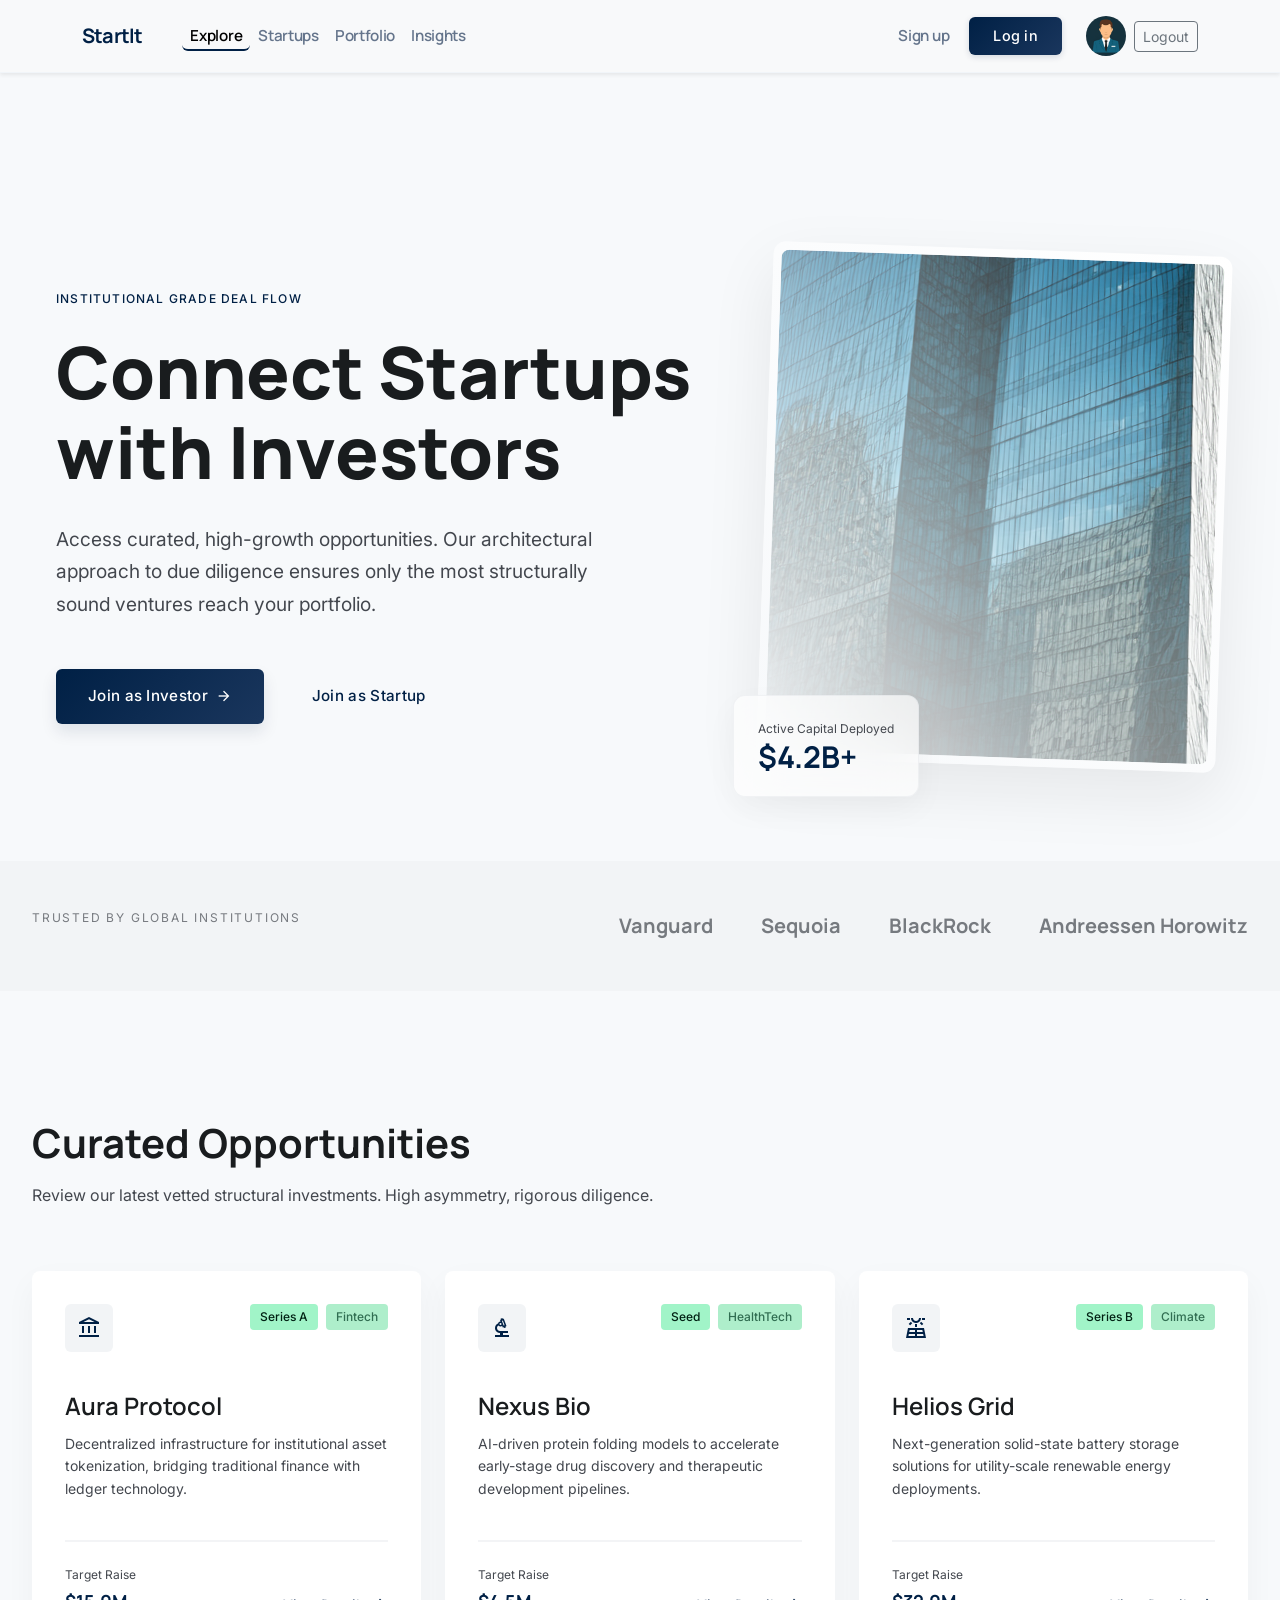
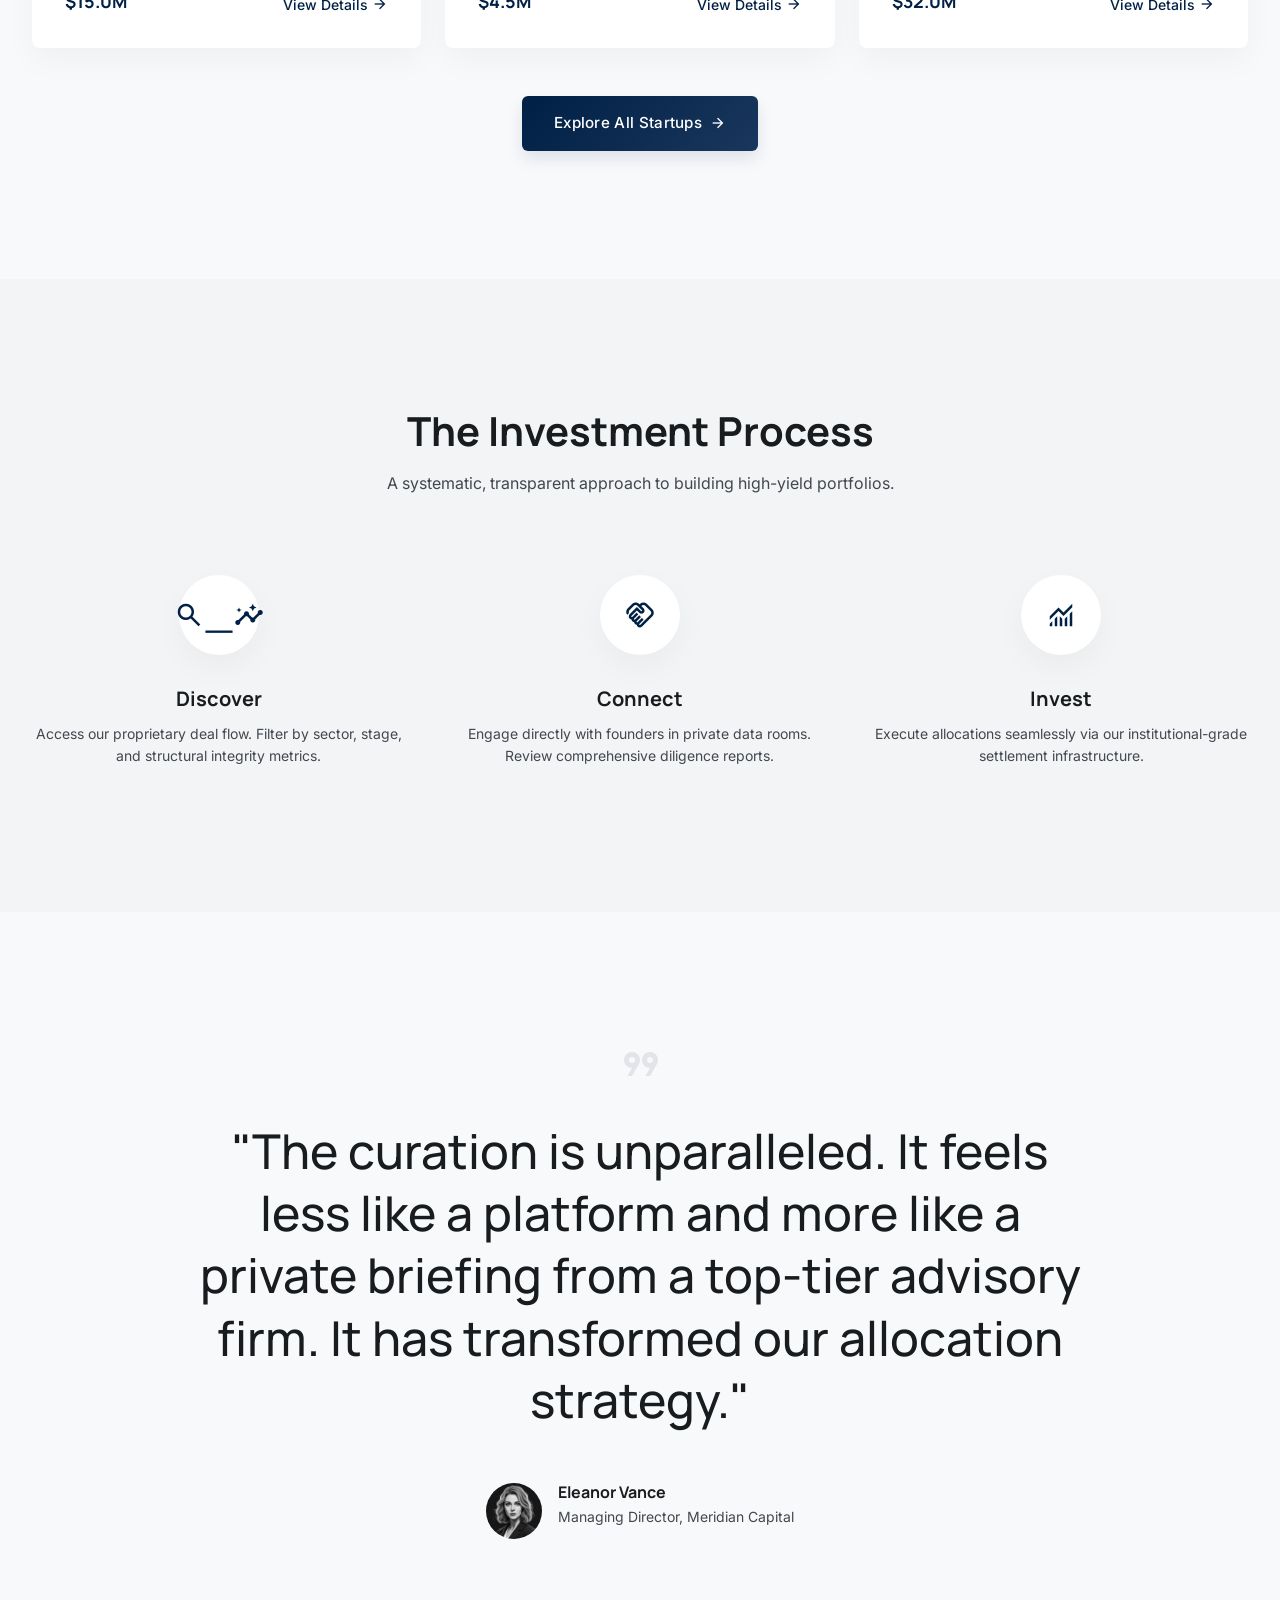
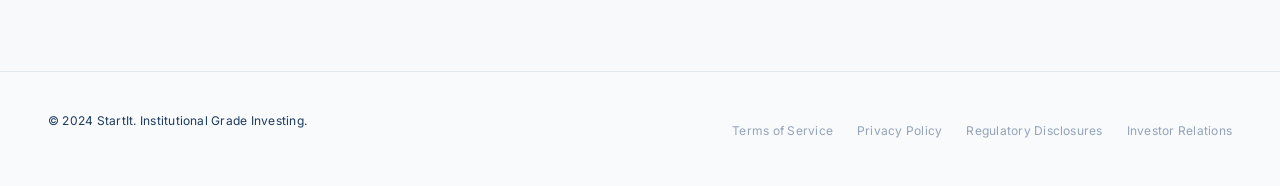
<file: index.html>
<!DOCTYPE html>
<html lang="en">

<head>
    <meta charset="utf-8" />
    <meta name="viewport" content="width=device-width, initial-scale=1.0" />
    <title>StartIt - Investment Platform</title>

    <link rel="preconnect" href="https://fonts.googleapis.com" />
    <link rel="preconnect" href="https://fonts.gstatic.com" crossorigin="" />
    <link
        href="https://fonts.googleapis.com/css2?family=Inter:wght@400;500;600&family=Manrope:wght@400;600;700;800&display=swap"
        rel="stylesheet" />

    <link href="https://fonts.googleapis.com/css2?family=Material+Symbols+Outlined:wght,FILL@100..700,0..1&display=swap"
        rel="stylesheet" />

    <link href="https://cdn.jsdelivr.net/npm/bootstrap@5.3.3/dist/css/bootstrap.min.css" rel="stylesheet" />

    <link rel="stylesheet" href="./css/style.css" />
</head>

<body>
    <nav class="navbar navbar-expand-lg navbar-light bg-light shadow-sm py-3 sticky-top">
        <div class="container">
            <a class="navbar-brand fw-bold text-primary-custom navbar__logo" href="./index.html">StartIt</a>

            <button class="navbar-toggler" data-bs-toggle="collapse" data-bs-target="#nav">
                <span class="navbar-toggler-icon"></span>
            </button>

            <div class="collapse navbar-collapse" id="nav">
                <ul class="navbar-nav me-auto ms-4">
                    <li class="nav-item navbar__links"><a class="nav-link active" href="./index.html">Explore</a></li>
                    <li class="nav-item navbar__links"><a class="nav-link" href="./startups.html">Startups</a></li>
                    <li class="nav-item navbar__links"><a class="nav-link" href="#">Portfolio</a></li>
                    <li class="nav-item navbar__links"><a class="nav-link" href="#">Insights</a></li>
                </ul>

                <div id="navAuth">
                    <button class="btn btn-outline-secondary me-2 btn-signup" onclick="window.location.href='./register.html'">Sign up</button>
                    <button class="btn btn-primary-custom me-3 btn-login" onclick="window.location.href='./login.html'">Log in</button>
                </div>
                <div id="navUser" style="display:none;" class="d-flex align-items-center gap-2">
                    <span id="navUserName" class="fw-semibold" style="font-size:0.9rem;color:#002045;"></span>
                    <img src="./assets/images/avatar.png" alt="User Avatar" class="rounded-circle" width="40">
                    <button class="btn btn-sm btn-outline-secondary" onclick="logout()">Logout</button>
                </div>
            </div>
        </div>
    </nav>

    <section class="hero">
        <div class="row g-5 align-items-center" style="max-width:1536px; margin:0 auto;">

            <div class="col-12 col-lg-7">
                <span class="hero__eyebrow">Institutional Grade Deal Flow</span>
                <h1 class="hero__title">Connect Startups with Investors</h1>
                <p class="hero__body">
                    Access curated, high-growth opportunities. Our architectural approach to due diligence
                    ensures only the most structurally sound ventures reach your portfolio.
                </p>
                <div class="hero__actions">
                    <button class="btn-hero-primary" onclick="window.location.href='./register.html?role=investor'">
                        Join as Investor
                        <span class="material-symbols-outlined" style="font-size:1rem;">arrow_forward</span>
                    </button>
                    <button class="btn-hero-secondary" onclick="window.location.href='./register.html?role=startup'">
                        Join as Startup
                    </button>
                </div>
            </div>

            <div class="col-12 col-lg-5">
                <div class="hero__image-wrapper">
                    <div class="hero__image-card">
                        <div class="hero__image-overlay"></div>
                        <img src="./assets/images/company.png" alt="Abstract architectural building reflection" />
                    </div>

                    <div class="hero__stat-badge">
                        <span class="hero__stat-label">Active Capital Deployed</span>
                        <span class="hero__stat-value">$4.2B+</span>
                    </div>
                </div>
            </div>

        </div>
    </section>

    <section class="trust">
        <div class="trust__inner">
            <p class="trust__label">Trusted by global institutions</p>
            <div class="trust__brands">
                <span>Vanguard</span>
                <span>Sequoia</span>
                <span>BlackRock</span>
                <span>Andreessen Horowitz</span>
            </div>
        </div>
    </section>

    <section class="opportunities">
        <div class="opportunities__header">
            <h2 class="opportunities__title">Curated Opportunities</h2>
            <p class="opportunities__subtitle">
                Review our latest vetted structural investments. High asymmetry, rigorous diligence.
            </p>
        </div>

        <div class="row g-4">

            <div class="col-12 col-md-6 col-lg-4 d-flex">
                <article class="card w-100">
                    <div class="card__header">
                        <div class="card__icon">
                            <span class="material-symbols-outlined">account_balance</span>
                        </div>
                        <div class="card__badges">
                            <span class="badge-stage">Series A</span>
                            <span class="badge-sector">Fintech</span>
                        </div>
                    </div>
                    <h3 class="card__title">Aura Protocol</h3>
                    <p class="card__description">
                        Decentralized infrastructure for institutional asset tokenization,
                        bridging traditional finance with ledger technology.
                    </p>
                    <div class="card__footer">
                        <div>
                            <span class="card__raise-label">Target Raise</span>
                            <span class="card__raise-amount">$15.0M</span>
                        </div>
                        <button class="btn-details" onclick="window.location.href='./startupProfile.html?slug=aura-protocol'">
                            View Details
                            <span class="material-symbols-outlined" style="font-size:1rem;">arrow_forward</span>
                        </button>
                    </div>
                </article>
            </div>

            <div class="col-12 col-md-6 col-lg-4 d-flex">
                <article class="card w-100">
                    <div class="card__header">
                        <div class="card__icon">
                            <span class="material-symbols-outlined">biotech</span>
                        </div>
                        <div class="card__badges">
                            <span class="badge-stage">Seed</span>
                            <span class="badge-sector">HealthTech</span>
                        </div>
                    </div>
                    <h3 class="card__title">Nexus Bio</h3>
                    <p class="card__description">
                        AI-driven protein folding models to accelerate early-stage drug discovery
                        and therapeutic development pipelines.
                    </p>
                    <div class="card__footer">
                        <div>
                            <span class="card__raise-label">Target Raise</span>
                            <span class="card__raise-amount">$4.5M</span>
                        </div>
                        <button class="btn-details" onclick="window.location.href='./startupProfile.html?slug=nexus-bio'">
                            View Details
                            <span class="material-symbols-outlined" style="font-size:1rem;">arrow_forward</span>
                        </button>
                    </div>
                </article>
            </div>

            <div class="col-12 col-md-6 col-lg-4 d-flex">
                <article class="card w-100">
                    <div class="card__header">
                        <div class="card__icon">
                            <span class="material-symbols-outlined">solar_power</span>
                        </div>
                        <div class="card__badges">
                            <span class="badge-stage">Series B</span>
                            <span class="badge-sector">Climate</span>
                        </div>
                    </div>
                    <h3 class="card__title">Helios Grid</h3>
                    <p class="card__description">
                        Next-generation solid-state battery storage solutions for utility-scale
                        renewable energy deployments.
                    </p>
                    <div class="card__footer">
                        <div>
                            <span class="card__raise-label">Target Raise</span>
                            <span class="card__raise-amount">$32.0M</span>
                        </div>
                        <button class="btn-details" onclick="window.location.href='./startupProfile.html?slug=helios-grid'">
                            View Details
                            <span class="material-symbols-outlined" style="font-size:1rem;">arrow_forward</span>
                        </button>
                    </div>
                </article>
            </div>

        </div>

        <div class="text-center mt-5">
            <button class="btn-hero-primary" onclick="window.location.href='./startups.html'">
                Explore All Startups
                <span class="material-symbols-outlined" style="font-size:1rem;">arrow_forward</span>
            </button>
        </div>
    </section>

    <section class="process">
        <div class="process__inner">
            <div class="process__header">
                <h2 class="process__title">The Investment Process</h2>
                <p class="process__subtitle">
                    A systematic, transparent approach to building high-yield portfolios.
                </p>
            </div>

            <div class="row g-5 justify-content-center">

                <div class="col-12 col-md-4">
                    <div class="step">
                        <div class="step__icon">
                            <span class="material-symbols-outlined">search_insights</span>
                        </div>
                        <h3 class="step__title">Discover</h3>
                        <p class="step__body">
                            Access our proprietary deal flow. Filter by sector, stage, and
                            structural integrity metrics.
                        </p>
                    </div>
                </div>

                <div class="col-12 col-md-4">
                    <div class="step">
                        <div class="step__icon">
                            <span class="material-symbols-outlined">handshake</span>
                        </div>
                        <h3 class="step__title">Connect</h3>
                        <p class="step__body">
                            Engage directly with founders in private data rooms. Review
                            comprehensive diligence reports.
                        </p>
                    </div>
                </div>

                <div class="col-12 col-md-4">
                    <div class="step">
                        <div class="step__icon">
                            <span class="material-symbols-outlined">monitoring</span>
                        </div>
                        <h3 class="step__title">Invest</h3>
                        <p class="step__body">
                            Execute allocations seamlessly via our institutional-grade settlement
                            infrastructure.
                        </p>
                    </div>
                </div>

            </div>
        </div>
    </section>

    <section class="testimonial">
        <div class="testimonial__inner">
            <div class="testimonial__icon">
                <span class="material-symbols-outlined">format_quote</span>
            </div>
            <blockquote class="testimonial__quote">
                "The curation is unparalleled. It feels less like a platform and more like a
                private briefing from a top-tier advisory firm. It has transformed our allocation strategy."
            </blockquote>
            <div class="testimonial__author">
                <img src="./assets/images/person.png" alt="Portrait of Eleanor Vance" class="testimonial__avatar" />
                <div class="text-start">
                    <p class="testimonial__name">Eleanor Vance</p>
                    <p class="testimonial__role">Managing Director, Meridian Capital</p>
                </div>
            </div>
        </div>
    </section>

    <footer class="footer">
        <div class="footer__inner">
            <p class="footer__copy">
                © 2024 StartIt. Institutional Grade Investing.
            </p>
            <ul class="footer__links">
                <li><a href="#">Terms of Service</a></li>
                <li><a href="#">Privacy Policy</a></li>
                <li><a href="#">Regulatory Disclosures</a></li>
                <li><a href="#">Investor Relations</a></li>
            </ul>
        </div>
    </footer>

    <script src="https://cdn.jsdelivr.net/npm/bootstrap@5.3.3/dist/js/bootstrap.bundle.min.js"></script>
    <script>
        function logout() {
            localStorage.removeItem('auth_token');
            localStorage.removeItem('user_username');
            localStorage.removeItem('user_fullname');
            localStorage.removeItem('user_email');
            localStorage.removeItem('user_role');
            window.location.reload();
        }

        document.addEventListener('DOMContentLoaded', function () {
            const token    = localStorage.getItem('auth_token');
            const fullname = localStorage.getItem('user_fullname');
            const navAuth  = document.getElementById('navAuth');
            const navUser  = document.getElementById('navUser');
            const navName  = document.getElementById('navUserName');

            if (token && fullname) {
                navAuth.style.display = 'none';
                navUser.style.display = 'flex';
                navName.textContent   = fullname;
            }

            const role = new URLSearchParams(window.location.search).get('role');
            if (role) {
                window.location.href = './register.html?role=' + role;
            }
        });
    </script>
</body>

</html>
</file>
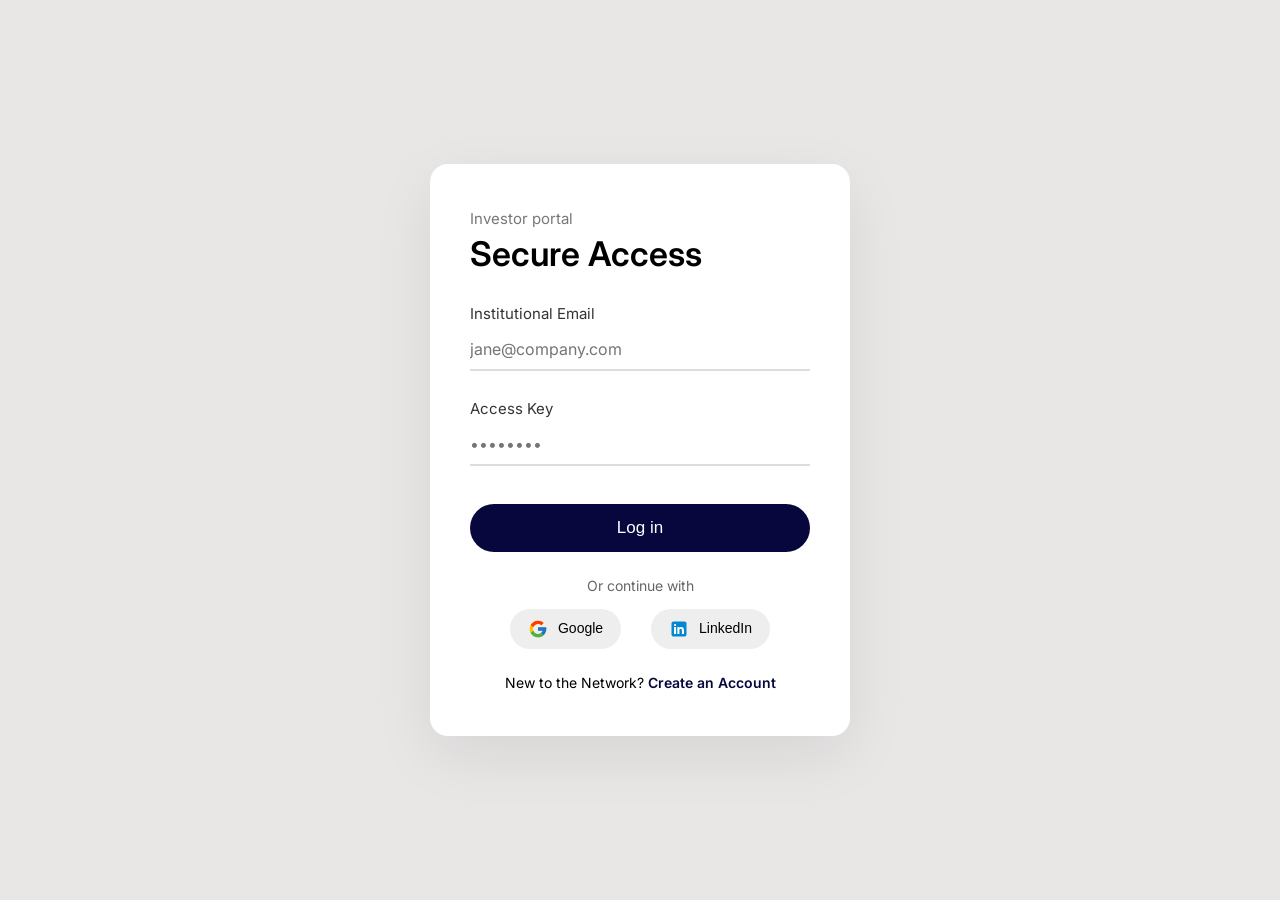
<file: login.html>
<!DOCTYPE html>
<html lang="en">
<head>
<meta charset="UTF-8">
<meta name="viewport" content="width=device-width, initial-scale=1.0">
<title>StartIt - Log in</title>
<link href="https://fonts.googleapis.com/css2?family=Inter:wght@300;400;500;600;700&display=swap" rel="stylesheet">
<link href="https://cdn.jsdelivr.net/npm/bootstrap-icons@1.11.3/font/bootstrap-icons.css" rel="stylesheet">
<style>
*{
    margin:0;
    padding:0;
    box-sizing:border-box;
}

html{
    font-size:62.5%;
}

body{
    min-height:100vh;
    display:flex;
    justify-content:center;
    align-items:center;
    background:#e9e6e6;
    font-family:'Inter',sans-serif;
    padding:2rem;
}

.form{
    width:100%;
    max-width:42rem;
    padding:4.5rem 4rem;
    background:#fff;
    border-radius:1.8rem;
    box-shadow:0 2rem 6rem rgba(0,0,0,0.08);
}

.form p:first-child{
    color:#777;
    font-size:1.5rem;
    margin-bottom:.5rem;
}

.form h2{
    font-size:3.4rem;
    font-weight:600;
    margin-bottom:3rem;
}

label{
    font-size:1.5rem;
    margin-bottom:.6rem;
    color:#333;
    display:block;
}

.field-input{
    width:100%;
    border:none;
    border-bottom:.2rem solid #ddd;
    padding:1rem 0;
    margin-bottom:2.8rem;
    font-size:1.6rem;
    transition:.3s;
    outline:none;
    font-family:'Inter',sans-serif;
}

.field-input:focus{
    border-color:#07073d;
}

.submit{
    width:100%;
    padding:1.4rem;
    border:none;
    border-radius:3rem;
    background:#07073d;
    color:#fff;
    font-size:1.7rem;
    font-weight:500;
    margin-top:1rem;
    transition:.3s;
    cursor:pointer;
}

.submit:hover{
    background:#0d0d6b;
}

.submit:disabled{
    opacity:0.6;
    cursor:not-allowed;
}

.form form + p{
    text-align:center;
    margin:2.5rem 0 1.5rem;
    color:#666;
    font-size:1.4rem;
}

.social{
    display:flex;
    gap:3rem;
    justify-content:center;
}

.btn{
    background:#eee;
    padding:1rem 1.8rem;
    border-radius:3rem;
    border:none;
    font-size:1.4rem;
    font-weight:500;
    transition:.3s;
    cursor:pointer;
}

.btn:hover{
    background:#e0e0e0;
}

.last{
    text-align:center;
    margin-top:2.5rem;
    font-size:1.4rem;
}

.last a{
    font-weight:600;
    color:#07073d;
    text-decoration:none;
}

.last a:hover{
    text-decoration:underline;
}

.alert{
    padding:1.2rem 1.6rem;
    border-radius:1rem;
    margin-bottom:1.6rem;
    font-size:1.4rem;
    display:none;
}

.alert.success{
    background:#dcfce7;
    color:#166534;
    border:1px solid #bbf7d0;
    display:block;
}

.alert.error{
    background:#fef2f2;
    color:#991b1b;
    border:1px solid #fecaca;
    display:block;
}

@media (max-width:600px){
    html{ font-size:56%; }
}

@media (max-width:400px){
    html{ font-size:52%; }
}
</style>
</head>
<body>

<div class="form">
    <p>Investor portal</p>
    <h2>Secure Access</h2>

    <div id="alert" class="alert"></div>

    <form id="loginForm" onsubmit="handleLogin(event)">
        <label>Institutional Email</label>
        <input type="email" id="email" class="field-input" placeholder="jane@company.com" required>

        <label>Access Key</label>
        <input type="password" id="password" class="field-input" placeholder="••••••••" required>

        <button type="submit" id="submitBtn" class="submit">Log in</button>
    </form>

    <p>Or continue with</p>
    <div class="social">
        <button class="btn">
            <svg xmlns="http://www.w3.org/2000/svg" x="0px" y="0px" width="20" height="20" viewBox="0 0 48 48" style="vertical-align:middle;margin-right:6px">
                <path fill="#FFC107" d="M43.611,20.083H42V20H24v8h11.303c-1.649,4.657-6.08,8-11.303,8c-6.627,0-12-5.373-12-12s5.373-12,12-12c3.059,0,5.842,1.154,7.961,3.039l5.657-5.657C34.046,6.053,29.268,4,24,4C12.955,4,4,12.955,4,24s8.955,20,20,20s20-8.955,20-20C44,22.659,43.862,21.35,43.611,20.083z"/>
                <path fill="#FF3D00" d="M6.306,14.691l6.571,4.819C14.655,15.108,18.961,12,24,12c3.059,0,5.842,1.154,7.961,3.039l5.657-5.657C34.046,6.053,29.268,4,24,4C16.318,4,9.65,8.337,6.306,14.691z"/>
                <path fill="#4CAF50" d="M24,44c5.166,0,9.86-1.977,13.409-5.192l-6.19-5.238C29.211,35.091,26.715,36,24,36c-5.202,0-9.619-3.317-11.283-7.946l-6.522,5.025C9.505,39.556,16.227,44,24,44z"/>
                <path fill="#1976D2" d="M43.611,20.083H42V20H24v8h11.303c-0.792,2.237-2.231,4.166-4.087,5.571l6.19,5.238C39.99,36.218,44,30.636,44,24C44,22.659,43.862,21.35,43.611,20.083z"/>
            </svg>
            Google
        </button>
        <button class="btn">
            <svg xmlns="http://www.w3.org/2000/svg" x="0px" y="0px" width="20" height="20" viewBox="0 0 48 48" style="vertical-align:middle;margin-right:6px">
                <path fill="#0288D1" d="M42,37c0,2.762-2.238,5-5,5H11c-2.761,0-5-2.238-5-5V11c0-2.762,2.239-5,5-5h26c2.762,0,5,2.238,5,5V37z"/>
                <path fill="#FFF" d="M12 19H17V36H12zM14.485 17h-.028C12.965 17 12 15.888 12 14.499 12 13.08 12.995 12 14.514 12c1.521 0 2.458 1.08 2.486 2.499C17 15.887 16.035 17 14.485 17zM36 36h-5v-9.099c0-2.198-1.225-3.698-3.192-3.698-1.501 0-2.313 1.012-2.707 1.99C24.957 25.543 25 26.511 25 27v9h-5V19h5v2.616C25.721 20.5 26.85 19 29.738 19c3.578 0 6.261 2.25 6.261 7.103L36 36 36 36z"/>
            </svg>
            LinkedIn
        </button>
    </div>

    <div class="last">
        New to the Network? <a href="./register.html">Create an Account</a>
    </div>
</div>

<script>
const API_BASE = 'https://dev-storage-c.pantheonsite.io/collab/domdom%20plus/api';

window.addEventListener('DOMContentLoaded', () => {
    const token = localStorage.getItem('auth_token');
    if (token) {
        window.location.href = './index.html';
        return;
    }

    const savedEmail = localStorage.getItem('registered_email');
    if (savedEmail) {
        document.getElementById('email').value = savedEmail;
        localStorage.removeItem('registered_email');
    }
});

function showAlert(message, type) {
    const alert = document.getElementById('alert');
    alert.textContent = message;
    alert.className = 'alert ' + type;
}

function hideAlert() {
    document.getElementById('alert').className = 'alert';
}

async function handleLogin(e) {
    e.preventDefault();
    hideAlert();

    const email    = document.getElementById('email').value.trim();
    const password = document.getElementById('password').value;
    const btn      = document.getElementById('submitBtn');

    if (!email || !password) {
        showAlert('Please enter your email and password.', 'error');
        return;
    }

    btn.disabled = true;
    btn.textContent = 'Logging in...';

    try {
        const response = await fetch(API_BASE + '/login.php', {
            method: 'POST',
            headers: { 'Content-Type': 'application/json' },
            body: JSON.stringify({ email, password })
        });

        const data = await response.json();

        if (data.success) {
            localStorage.setItem('auth_token',    data.token);
            localStorage.setItem('user_username', data.username);
            localStorage.setItem('user_fullname', data.fullname);
            localStorage.setItem('user_email',    data.email);
            localStorage.setItem('user_role',     data.role);

            showAlert('Login successful! Redirecting...', 'success');
            setTimeout(() => {
                window.location.href = './index.html';
            }, 1500);
        } else {
            showAlert(data.message || 'Login failed. Please check your credentials.', 'error');
            btn.disabled = false;
            btn.textContent = 'Log in';
        }
    } catch (err) {
        showAlert('Connection error. Please check your internet and try again.', 'error');
        btn.disabled = false;
        btn.textContent = 'Log in';
    }
}
</script>

</body>
</html>
</file>
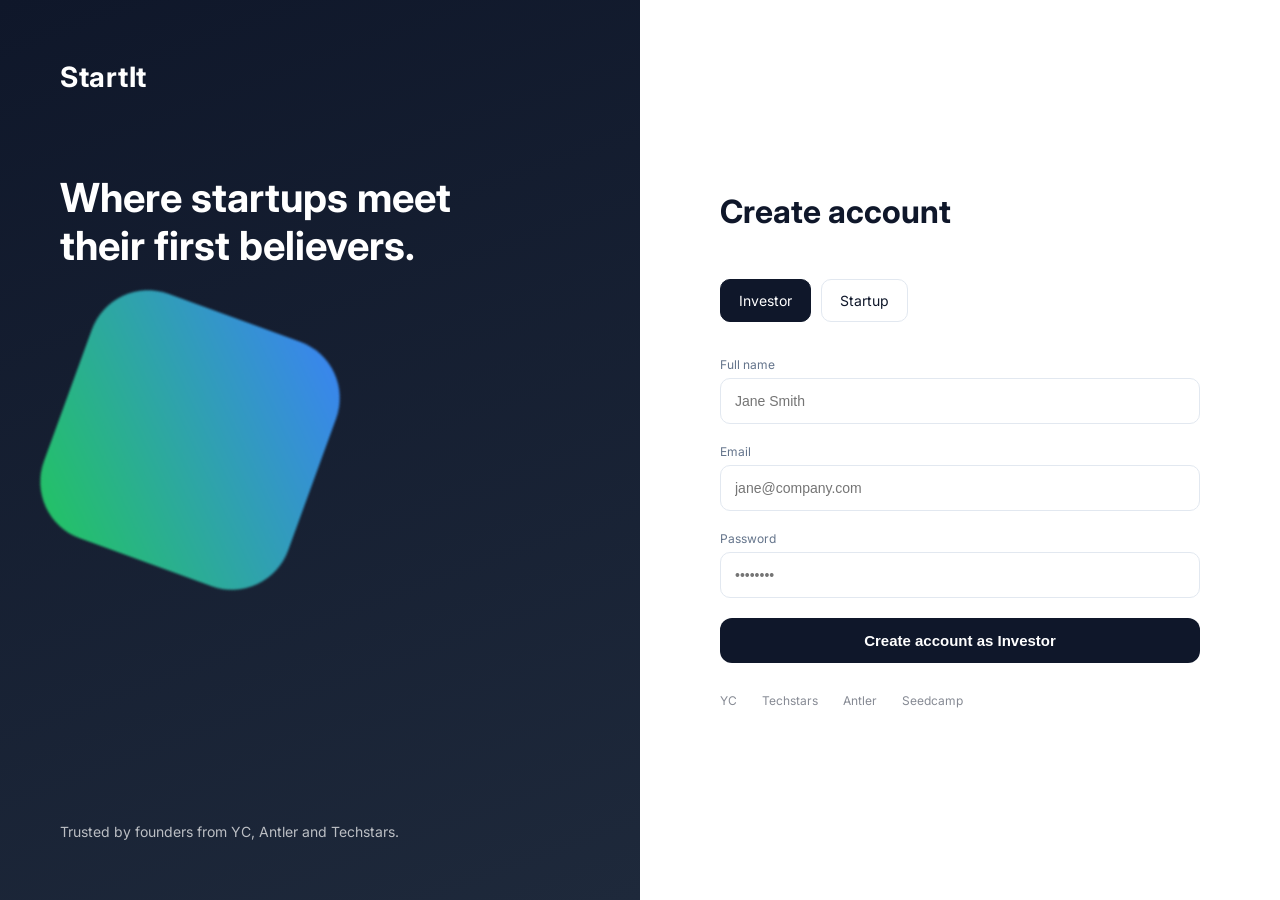
<file: register .html>
<!DOCTYPE html>
<html lang="en">
<head>
<meta charset="UTF-8">
<meta name="viewport" content="width=device-width, initial-scale=1.0">
<title>StartIt - Sign up</title>

<link href="https://fonts.googleapis.com/css2?family=Inter:wght@300;400;500;600;700&display=swap" rel="stylesheet">
<link rel="stylesheet" href="https://cdnjs.cloudflare.com/ajax/libs/font-awesome/6.4.0/css/all.min.css">

<style>
*{box-sizing:border-box}
body{
margin:0;
font-family:Inter;
background:#f3f6fb;
color:#0f172a;
}


.wrapper{
display:grid;
grid-template-columns: 1fr 1fr;
min-height:100vh;
}


.left{
background:linear-gradient(160deg,#0f172a,#1e293b);
color:white;
padding:60px;
display:flex;
flex-direction:column;
justify-content:space-between;
}

.logo{
font-size:28px;
font-weight:700;
letter-spacing:.5px;
}

.big-text{
font-size:40px;
font-weight:700;
line-height:1.2;
max-width:420px;
margin-top:80px;
}

.quote{
opacity:.7;
font-size:14px;
max-width:380px;
}


.shape{
width:260px;height:260px;
background:linear-gradient(45deg,#22c55e,#3b82f6);
border-radius:60px;
transform:rotate(20deg);
margin-top:40px;
filter:blur(1px);
}


.right{
background:#ffffff;
padding:60px 80px;
display:flex;
flex-direction:column;
justify-content:center;
}

.step{
font-size:12px;
color:#64748b;
margin-bottom:20px;
}

h1{
margin:0;
font-size:32px;
margin-bottom: 3rem;
}

.subtitle{
color:#64748b;
margin-bottom:40px;
}

.roles{
display:flex;
gap:10px;
margin-bottom:35px;
}

.role{
padding:12px 18px;
border:1px solid #e2e8f0;
border-radius:10px;
cursor:pointer;
font-size:14px;
transition:.2s;
}

.role.active{
background:#0f172a;
color:white;
border-color:#0f172a;
}

label{
font-size:12px;
color:#64748b;
display:block;
margin-bottom:6px;
}

input{
width:100%;
padding:14px;
border-radius:10px;
border:1px solid #e2e8f0;
margin-bottom:20px;
font-size:14px;
}

button{
width:100%;
padding:14px;
background:#0f172a;
color:white;
border:none;
border-radius:12px;
font-weight:600;
font-size:15px;
cursor:pointer;
}


.logos{
display:flex;
gap:25px;
margin-top:30px;
opacity:.5;
font-size:12px;
}


@media(max-width:900px){
.wrapper{grid-template-columns:1fr}
.left{display:none}
.right{padding:40px}
}
</style>
</head>

<body>

<div class="wrapper">


<div class="left">
<div>
<div class="logo">StartIt</div>
<div class="big-text">
Where startups meet
their first believers.
</div>
<div class="shape"></div>
</div>

<div class="quote">
Trusted by founders from YC, Antler and Techstars.
</div>
</div>


<div class="right">


<h1 >Create account</h1>


<div class="roles">
<div class="role active" onclick="selectRole(this)">Investor</div>
<div class="role" onclick="selectRole(this)">Startup</div>
</div>

<label>Full name</label>
<input placeholder="Jane Smith">

<label>Email</label>
<input class="place" placeholder="jane@company.com">

<label>Password</label>
<input type="password" placeholder="••••••••">

<button>Create account as Investor</button>

<div class="logos">
<span>YC</span>
<span>Techstars</span>
<span>Antler</span>
<span>Seedcamp</span>
</div>

</div>
</div>

<script>
    let place=document.querySelector("button")
    let base="Create account"
function selectRole(el){
document.querySelectorAll('.role').forEach(r=>r.classList.remove('active'))
el.classList.add('active')
if(el.innerHTML=="Investor"){
place.innerHTML= base +" as Investor";
}
else{
  place.innerHTML= base + " as Startup";  
}

}
</script>

</body>
</html>
</file>
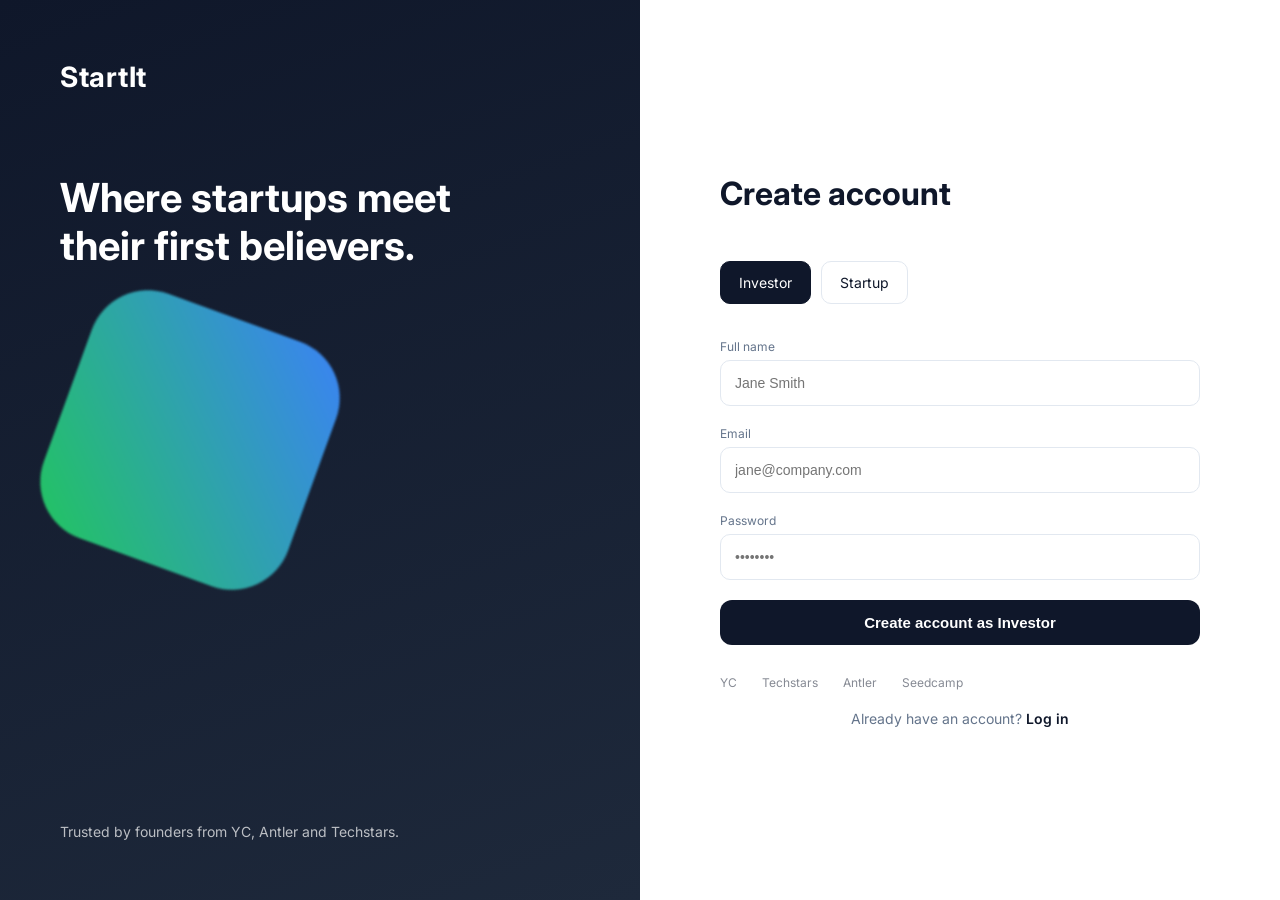
<file: register.html>
<!DOCTYPE html>
<html lang="en">
<head>
<meta charset="UTF-8">
<meta name="viewport" content="width=device-width, initial-scale=1.0">
<title>StartIt - Sign up</title>

<link href="https://fonts.googleapis.com/css2?family=Inter:wght@300;400;500;600;700&display=swap" rel="stylesheet">
<link rel="stylesheet" href="https://cdnjs.cloudflare.com/ajax/libs/font-awesome/6.4.0/css/all.min.css">

<style>
*{box-sizing:border-box}
body{
margin:0;
font-family:Inter;
background:#f3f6fb;
color:#0f172a;
}

.wrapper{
display:grid;
grid-template-columns: 1fr 1fr;
min-height:100vh;
}

.left{
background:linear-gradient(160deg,#0f172a,#1e293b);
color:white;
padding:60px;
display:flex;
flex-direction:column;
justify-content:space-between;
}

.logo{
font-size:28px;
font-weight:700;
letter-spacing:.5px;
}

.big-text{
font-size:40px;
font-weight:700;
line-height:1.2;
max-width:420px;
margin-top:80px;
}

.quote{
opacity:.7;
font-size:14px;
max-width:380px;
}

.shape{
width:260px;height:260px;
background:linear-gradient(45deg,#22c55e,#3b82f6);
border-radius:60px;
transform:rotate(20deg);
margin-top:40px;
filter:blur(1px);
}

.right{
background:#ffffff;
padding:60px 80px;
display:flex;
flex-direction:column;
justify-content:center;
}

h1{
margin:0;
font-size:32px;
margin-bottom: 3rem;
}

.roles{
display:flex;
gap:10px;
margin-bottom:35px;
}

.role{
padding:12px 18px;
border:1px solid #e2e8f0;
border-radius:10px;
cursor:pointer;
font-size:14px;
transition:.2s;
}

.role.active{
background:#0f172a;
color:white;
border-color:#0f172a;
}

label{
font-size:12px;
color:#64748b;
display:block;
margin-bottom:6px;
}

input{
width:100%;
padding:14px;
border-radius:10px;
border:1px solid #e2e8f0;
margin-bottom:20px;
font-size:14px;
outline:none;
transition:border-color .2s;
}

input:focus{
border-color:#0f172a;
}

button[type="submit"]{
width:100%;
padding:14px;
background:#0f172a;
color:white;
border:none;
border-radius:12px;
font-weight:600;
font-size:15px;
cursor:pointer;
transition:.2s;
}

button[type="submit"]:hover{
background:#1e293b;
}

button[type="submit"]:disabled{
opacity:0.6;
cursor:not-allowed;
}

.logos{
display:flex;
gap:25px;
margin-top:30px;
opacity:.5;
font-size:12px;
}

.alert{
padding:12px 16px;
border-radius:10px;
margin-bottom:16px;
font-size:14px;
display:none;
}

.alert.success{
background:#dcfce7;
color:#166534;
border:1px solid #bbf7d0;
display:block;
}

.alert.error{
background:#fef2f2;
color:#991b1b;
border:1px solid #fecaca;
display:block;
}

.login-link{
text-align:center;
margin-top:20px;
font-size:14px;
color:#64748b;
}

.login-link a{
color:#0f172a;
font-weight:600;
text-decoration:none;
}

.login-link a:hover{
text-decoration:underline;
}

@media(max-width:900px){
.wrapper{grid-template-columns:1fr}
.left{display:none}
.right{padding:40px}
}
</style>
</head>

<body>

<div class="wrapper">

<div class="left">
<div>
<div class="logo">StartIt</div>
<div class="big-text">
Where startups meet
their first believers.
</div>
<div class="shape"></div>
</div>
<div class="quote">
Trusted by founders from YC, Antler and Techstars.
</div>
</div>

<div class="right">
<h1>Create account</h1>

<div id="alert" class="alert"></div>

<div class="roles">
<div class="role active" id="roleInvestor" onclick="selectRole('investor')">Investor</div>
<div class="role" id="roleStartup" onclick="selectRole('startup')">Startup</div>
</div>

<form id="registerForm" onsubmit="handleRegister(event)">
<input type="hidden" id="roleInput" value="investor">

<label>Full name</label>
<input type="text" id="fullname" placeholder="Jane Smith" required>

<label>Email</label>
<input type="email" id="email" placeholder="jane@company.com" required>

<label>Password</label>
<input type="password" id="password" placeholder="••••••••" required>

<button type="submit" id="submitBtn">Create account as Investor</button>
</form>

<div class="logos">
<span>YC</span>
<span>Techstars</span>
<span>Antler</span>
<span>Seedcamp</span>
</div>

<div class="login-link">
Already have an account? <a href="./login.html">Log in</a>
</div>
</div>
</div>

<script>
const API_BASE = './api';
let currentRole = 'investor';

window.addEventListener('DOMContentLoaded', () => {
    const token = localStorage.getItem('auth_token');
    if (token) {
        window.location.href = './index.html';
        return;
    }

    const urlRole = new URLSearchParams(window.location.search).get('role');
    if (urlRole === 'startup') {
        selectRole('startup');
    }
});

function selectRole(role) {
    currentRole = role;
    document.getElementById('roleInput').value = role;

    document.getElementById('roleInvestor').classList.toggle('active', role === 'investor');
    document.getElementById('roleStartup').classList.toggle('active', role === 'startup');

    const label = role === 'startup' ? 'Startup' : 'Investor';
    document.getElementById('submitBtn').textContent = 'Create account as ' + label;
}

function showAlert(message, type) {
    const alert = document.getElementById('alert');
    alert.textContent = message;
    alert.className = 'alert ' + type;
}

function hideAlert() {
    const alert = document.getElementById('alert');
    alert.className = 'alert';
}

async function handleRegister(e) {
    e.preventDefault();
    hideAlert();

    const fullname = document.getElementById('fullname').value.trim();
    const email    = document.getElementById('email').value.trim();
    const password = document.getElementById('password').value;
    const role     = document.getElementById('roleInput').value;
    const btn      = document.getElementById('submitBtn');

    if (!fullname || !email || !password) {
        showAlert('Please fill in all fields.', 'error');
        return;
    }

    btn.disabled = true;
    btn.textContent = 'Creating account...';

    try {
        const response = await fetch(API_BASE + '/register.php', {
            method: 'POST',
            headers: { 'Content-Type': 'application/json' },
            body: JSON.stringify({ fullname, email, password, role })
        });

        const data = await response.json();

        if (data.success) {
            showAlert('Account created successfully! Redirecting to login...', 'success');
            localStorage.setItem('registered_email', email);
            setTimeout(() => {
                window.location.href = './login.html';
            }, 2000);
        } else {
            showAlert(data.message || 'Registration failed. Please try again.', 'error');
            btn.disabled = false;
            btn.textContent = 'Create account as ' + (role === 'investor' ? 'Investor' : 'Startup');
        }
    } catch (err) {
        showAlert('Connection error. Please check your internet and try again.', 'error');
        btn.disabled = false;
        btn.textContent = 'Create account as ' + (role === 'investor' ? 'Investor' : 'Startup');
    }
}
</script>

</body>
</html>
</file>
<file: css/style.css>
:root {
  --color-primary: #002045;
  --color-primary-container: #1a365d;
  --color-on-primary: #ffffff;
  --color-on-primary-container: #86a0cd;
  --color-inverse-primary: #adc7f7;
  --color-primary-fixed: #d6e3ff;
  --color-primary-fixed-dim: #adc7f7;

  --color-secondary: #2c694e;
  --color-secondary-container: #aeeecb;
  --color-on-secondary: #ffffff;
  --color-on-secondary-container: #316e52;

  --color-tertiary: #002617;
  --color-tertiary-container: #003e28;
  --color-on-tertiary: #ffffff;
  --color-on-tertiary-container: #5dae87;
  --color-tertiary-fixed: #a1f4c8;
  --color-tertiary-fixed-dim: #86d7ad;
  --color-on-tertiary-fixed: #002113;

  --color-surface: #f7f9fb;
  --color-surface-bright: #f7f9fb;
  --color-surface-dim: #d8dadc;
  --color-surface-container-lowest: #ffffff;
  --color-surface-container-low: #f2f4f6;
  --color-surface-container: #eceef0;
  --color-surface-container-high: #e6e8ea;
  --color-surface-container-highest: #e0e3e5;

  --color-on-surface: #191c1e;
  --color-on-surface-variant: #43474e;
  --color-outline: #74777f;
  --color-outline-variant: #c4c6cf;

  --color-error: #ba1a1a;
  --color-error-container: #ffdad6;
  --color-on-error: #ffffff;
  --color-on-error-container: #93000a;

  --color-inverse-surface: #2d3133;
  --color-inverse-on-surface: #eff1f3;
  --color-surface-tint: #455f88;

  --font-headline: "Manrope", sans-serif;
  --font-body: "Inter", sans-serif;
}

*,
*::before,
*::after {
  box-sizing: border-box;
}

html {
  scroll-behavior: smooth;
}

body {
  font-family: var(--font-body);
  background-color: var(--color-surface);
  color: var(--color-on-surface);
  -webkit-font-smoothing: antialiased;
  -moz-osx-font-smoothing: grayscale;
}

::selection {
  background-color: var(--color-primary-fixed);
  color: #001b3c;
}

.material-symbols-outlined {
  font-variation-settings:
    "FILL" 0,
    "wght" 400,
    "GRAD" 0,
    "opsz" 24;
  vertical-align: middle;
  line-height: 1;
}

.navbar {
  background-color: #f8fafc;
  position: sticky;
  top: 0;
  z-index: 1000;
  border-bottom: 1px solid #f1f5f9;
}

.navbar__inner {
  display: flex;
  align-items: center;
  justify-content: space-between;
  padding: 0 2rem;
  height: 80px;
  max-width: 1536px;
  margin: 0 auto;
}

.navbar__logo {
  font-family: var(--font-headline);
  font-size: 1.25rem;
  font-weight: 700;
  letter-spacing: -0.04em;
  color: var(--color-primary);
  text-decoration: none;
}

.navbar__links {
  display: flex;
  align-items: center;
  gap: 1.5rem;
  list-style: none;
  margin: 0;
  padding: 0;
}

.navbar__links a {
  font-family: var(--font-headline);
  font-weight: 600;
  font-size: 0.95rem;
  letter-spacing: -0.02em;
  text-decoration: none;
  color: #64748b;
  padding: 4px 8px;
  border-radius: 6px;
  transition:
    color 0.15s ease,
    background-color 0.15s ease;
}

.navbar__links a:hover {
  color: #1e40af;
  background-color: rgba(226, 232, 240, 0.5);
}

.navbar__links a.active {
  color: var(--color-primary);
  border-bottom: 2px solid var(--color-primary);
  padding-bottom: 2px;
}

.navbar__actions {
  display: flex;
  align-items: center;
  gap: 1rem;
}

.btn-signup {
  background: none;
  border: none;
  font-family: var(--font-headline);
  font-weight: 600;
  font-size: 0.95rem;
  letter-spacing: -0.02em;
  color: #64748b;
  cursor: pointer;
  transition: color 0.15s;
  padding: 4px 8px;
}
.btn-signup:hover {
  color: #1e40af;
}

.btn-login {
  background: linear-gradient(
    135deg,
    var(--color-primary),
    var(--color-primary-container)
  );
  color: var(--color-on-primary);
  border: none;
  padding: 0.5rem 1.5rem;
  border-radius: 6px;
  font-family: var(--font-body);
  font-weight: 500;
  font-size: 0.9rem;
  letter-spacing: 0.02em;
  cursor: pointer;
  box-shadow: 0 2px 6px rgba(0, 32, 69, 0.15);
  transition: opacity 0.15s;
}
.btn-login:hover {
  opacity: 0.9;
  color: var(--color-primary-fixed);
}

.navbar__avatar {
  width: 40px;
  height: 40px;
  border-radius: 50%;
  object-fit: cover;
}

.hero {
  padding: 8rem 2rem 6rem;
  max-width: 1536px;
  margin: 0 auto;
  background-color: var(--color-surface);
  position: relative;
}

.hero__eyebrow {
  font-family: var(--font-body);
  font-size: 0.75rem;
  font-weight: 500;
  letter-spacing: 0.1em;
  text-transform: uppercase;
  color: var(--color-primary);
  display: block;
  margin-bottom: 1.5rem;
}

.hero__title {
  font-family: var(--font-headline);
  font-size: clamp(2.5rem, 6vw, 4.5rem);
  font-weight: 800;
  line-height: 1.1;
  color: var(--color-on-surface);
  margin-bottom: 2rem;
}

.hero__body {
  font-family: var(--font-body);
  font-size: 1.125rem;
  line-height: 1.7;
  color: var(--color-on-surface-variant);
  max-width: 640px;
  margin-bottom: 3rem;
}

.hero__actions {
  display: flex;
  flex-wrap: wrap;
  gap: 1rem;
}

.btn-hero-primary {
  background: linear-gradient(
    135deg,
    var(--color-primary),
    var(--color-primary-container)
  );
  color: var(--color-on-primary);
  border: none;
  padding: 1rem 2rem;
  border-radius: 6px;
  font-family: var(--font-body);
  font-weight: 500;
  font-size: 0.95rem;
  letter-spacing: 0.02em;
  cursor: pointer;
  display: inline-flex;
  align-items: center;
  gap: 0.5rem;
  box-shadow: 0 8px 16px rgba(0, 32, 69, 0.1);
  transition:
    box-shadow 0.2s ease,
    transform 0.15s ease;
}
.btn-hero-primary:hover {
  box-shadow: 0 12px 24px rgba(0, 32, 69, 0.15);
  transform: translateY(-1px);
}

.btn-hero-secondary {
  background: none;
  border: none;
  color: var(--color-primary);
  padding: 1rem 2rem;
  border-radius: 6px;
  font-family: var(--font-body);
  font-weight: 500;
  font-size: 0.95rem;
  letter-spacing: 0.02em;
  cursor: pointer;
  display: inline-flex;
  align-items: center;
  gap: 0.5rem;
  transition: background-color 0.15s ease;
}
.btn-hero-secondary:hover {
  background-color: var(--color-surface-container-high);
}
.hero__image-wrapper {
  position: relative;
}

.hero__image-card {
  background-color: var(--color-surface-container-lowest);
  border-radius: 12px;
  padding: 0.5rem;
  box-shadow: 0 24px 64px rgba(25, 28, 30, 0.08);
  transform: rotate(2deg);
  position: relative;
  z-index: 0;
}

.hero__image-card img {
  border-radius: 8px;
  width: 100%;
  height: 500px;
  object-fit: cover;
  display: block;
}

.hero__image-overlay {
  position: absolute;
  inset: 0;
  background: linear-gradient(to top right, var(--color-surface), transparent);
  z-index: 1;
  pointer-events: none;
  border-radius: 12px;
}

.hero__stat-badge {
  position: absolute;
  bottom: -2rem;
  left: -2rem;
  background-color: rgba(255, 255, 255, 0.7);
  backdrop-filter: blur(24px);
  -webkit-backdrop-filter: blur(24px);
  padding: 1.5rem;
  border-radius: 12px;
  box-shadow: 0 12px 32px rgba(25, 28, 30, 0.04);
  z-index: 10;
  border: 1px solid rgba(196, 198, 207, 0.2);
}

.hero__stat-label {
  font-family: var(--font-body);
  font-size: 0.75rem;
  color: var(--color-on-surface-variant);
  display: block;
  margin-bottom: 4px;
}

.hero__stat-value {
  font-family: var(--font-headline);
  font-size: 1.875rem;
  font-weight: 700;
  color: var(--color-primary);
  display: block;
  line-height: 1;
}

.trust {
  background-color: var(--color-surface-container-low);
  padding: 3rem 2rem;
}

.trust__inner {
  max-width: 1536px;
  margin: 0 auto;
  display: flex;
  flex-wrap: wrap;
  align-items: center;
  justify-content: space-between;
  gap: 2rem;
  opacity: 0.7;
}

.trust__label {
  font-family: var(--font-body);
  font-size: 0.75rem;
  text-transform: uppercase;
  letter-spacing: 0.15em;
  color: var(--color-on-surface-variant);
}

.trust__brands {
  display: flex;
  flex-wrap: wrap;
  gap: 3rem;
  justify-content: center;
}

.trust__brands span {
  font-family: var(--font-headline);
  font-size: 1.25rem;
  font-weight: 700;
  color: var(--color-on-surface-variant);
}

.opportunities {
  padding: 8rem 2rem;
  max-width: 1536px;
  margin: 0 auto;
  background-color: var(--color-surface);
}

.opportunities__header {
  margin-bottom: 4rem;
  max-width: 48rem;
}

.opportunities__title {
  font-family: var(--font-headline);
  font-size: 2.25rem;
  font-weight: 700;
  color: var(--color-on-surface);
  margin-bottom: 1rem;
}

.opportunities__subtitle {
  font-family: var(--font-body);
  color: var(--color-on-surface-variant);
}

.card {
  background-color: var(--color-surface-container-lowest);
  border-radius: 8px;
  padding: 2rem;
  box-shadow: 0 12px 32px rgba(25, 28, 30, 0.04);
  display: flex;
  flex-direction: column;
  height: 100%;
  border: 1px solid transparent;
  transition:
    box-shadow 0.3s ease,
    border-color 0.3s ease;
}

.card:hover {
  box-shadow: 0 20px 48px rgba(25, 28, 30, 0.08);
  border-color: rgba(196, 198, 207, 0.2);
}

.card__header {
  display: flex;
  justify-content: space-between;
  align-items: flex-start;
  margin-bottom: 2.5rem;
}

.card__icon {
  width: 48px;
  height: 48px;
  border-radius: 6px;
  background-color: var(--color-surface-container-low);
  display: flex;
  align-items: center;
  justify-content: center;
}

.card__icon .material-symbols-outlined {
  color: var(--color-primary);
}

.card__badges {
  display: flex;
  gap: 0.5rem;
  flex-wrap: wrap;
}

.badge-stage {
  background-color: var(--color-tertiary-fixed);
  color: var(--color-on-tertiary-fixed);
  border-radius: 4px;
  padding: 0.25rem 0.625rem;
  font-size: 0.75rem;
  font-family: var(--font-body);
  font-weight: 500;
}

.badge-sector {
  background-color: var(--color-secondary-container);
  color: var(--color-on-secondary-container);
  border-radius: 4px;
  padding: 0.25rem 0.625rem;
  font-size: 0.75rem;
  font-family: var(--font-body);
  font-weight: 500;
}

.card__title {
  font-family: var(--font-headline);
  font-size: 1.5rem;
  font-weight: 600;
  color: var(--color-on-surface);
  margin-bottom: 0.75rem;
}

.card__description {
  font-family: var(--font-body);
  font-size: 0.875rem;
  color: var(--color-on-surface-variant);
  flex-grow: 1;
  margin-bottom: 2.5rem;
  line-height: 1.6;
}

.card__footer {
  display: flex;
  align-items: flex-end;
  justify-content: space-between;
  border-top: 2px solid rgba(196, 198, 207, 0.2);
  padding-top: 1.5rem;
  margin-top: auto;
}

.card__raise-label {
  font-family: var(--font-body);
  font-size: 0.75rem;
  color: var(--color-on-surface-variant);
  display: block;
  margin-bottom: 4px;
}

.card__raise-amount {
  font-family: var(--font-headline);
  font-size: 1.125rem;
  font-weight: 700;
  color: var(--color-primary);
  display: block;
}

.btn-details {
  background: none;
  border: none;
  color: var(--color-primary);
  font-family: var(--font-body);
  font-size: 0.875rem;
  font-weight: 500;
  cursor: pointer;
  display: inline-flex;
  align-items: center;
  gap: 4px;
  transition: color 0.15s;
  padding: 0;
}
.btn-details:hover {
  color: var(--color-primary-container);
}

.process {
  padding: 8rem 2rem;
  background-color: var(--color-surface-container-low);
  position: relative;
}

.process__inner {
  max-width: 1536px;
  margin: 0 auto;
}

.process__header {
  text-align: center;
  margin-bottom: 5rem;
}

.process__title {
  font-family: var(--font-headline);
  font-size: 2.25rem;
  font-weight: 700;
  color: var(--color-on-surface);
  margin-bottom: 1rem;
}

.process__subtitle {
  font-family: var(--font-body);
  color: var(--color-on-surface-variant);
  max-width: 32rem;
  margin: 0 auto;
}

.step {
  display: flex;
  flex-direction: column;
  align-items: center;
  text-align: center;
  position: relative;
  z-index: 1;
}

.step__icon {
  width: 80px;
  height: 80px;
  border-radius: 50%;
  background-color: var(--color-surface-container-lowest);
  box-shadow: 0 12px 32px rgba(25, 28, 30, 0.04);
  display: flex;
  align-items: center;
  justify-content: center;
  margin-bottom: 2rem;
}

.step__icon .material-symbols-outlined {
  font-size: 1.875rem;
  color: var(--color-primary);
}

.step__title {
  font-family: var(--font-headline);
  font-size: 1.25rem;
  font-weight: 700;
  color: var(--color-on-surface);
  margin-bottom: 0.75rem;
}

.step__body {
  font-family: var(--font-body);
  font-size: 0.875rem;
  color: var(--color-on-surface-variant);
  line-height: 1.6;
}

.testimonial {
  padding: 8rem 2rem;
  background-color: var(--color-surface);
  text-align: center;
}

.testimonial__inner {
  max-width: 1280px;
  margin: 0 auto;
}

.testimonial__icon .material-symbols-outlined {
  font-size: 3rem;
  color: rgba(196, 198, 207, 0.4);
  display: block;
  margin-bottom: 2rem;
}

.testimonial__quote {
  font-family: var(--font-headline);
  font-size: clamp(1.5rem, 3.5vw, 3rem);
  font-weight: 500;
  line-height: 1.3;
  color: var(--color-on-surface);
  max-width: 56rem;
  margin: 0 auto 3rem;
}

.testimonial__author {
  display: flex;
  align-items: center;
  justify-content: center;
  gap: 1rem;
}

.testimonial__avatar {
  width: 56px;
  height: 56px;
  border-radius: 50%;
  object-fit: cover;
  filter: grayscale(100%);
}

.testimonial__name {
  font-family: var(--font-headline);
  font-weight: 700;
  color: var(--color-on-surface);
  margin-bottom: 2px;
}

.testimonial__role {
  font-family: var(--font-body);
  font-size: 0.875rem;
  color: var(--color-on-surface-variant);
}

.footer {
  background-color: #f8fafc;
  border-top: 1px solid #e2e8f0;
}

.footer__inner {
  max-width: 1536px;
  margin: 0 auto;
  padding: 2.5rem 3rem;
  display: flex;
  flex-wrap: wrap;
  align-items: center;
  justify-content: space-between;
  gap: 1rem;
}

.footer__copy {
  font-family: var(--font-body);
  font-size: 0.75rem;
  letter-spacing: 0.02em;
  color: #1e3a5f;
}

.footer__links {
  display: flex;
  flex-wrap: wrap;
  gap: 1.5rem;
  list-style: none;
  margin: 0;
  padding: 0;
}

.footer__links a {
  font-family: var(--font-body);
  font-size: 0.75rem;
  letter-spacing: 0.02em;
  color: #94a3b8;
  text-decoration: none;
  transition: color 0.15s;
}
.footer__links a:hover {
  color: #1e40af;
}

@media (max-width: 768px) {
  .navbar__links {
    display: none;
  }

  .hero {
    padding: 5rem 1.25rem 4rem;
  }
  .hero__image-wrapper {
    margin-top: 3rem;
  }
  .hero__image-card img {
    height: 320px;
  }
  .hero__stat-badge {
    bottom: -1rem;
    left: -0.5rem;
  }

  .trust__inner {
    flex-direction: column;
    align-items: center;
    text-align: center;
  }

  .opportunities {
    padding: 5rem 1.25rem;
  }

  .process {
    padding: 5rem 1.25rem;
  }

  .testimonial {
    padding: 5rem 1.25rem;
  }

  .footer__inner {
    flex-direction: column;
    align-items: center;
    text-align: center;
    padding: 2rem 1.25rem;
  }
  .footer__links {
    justify-content: center;
  }
}

@media (max-width: 576px) {

  .navbar__inner {
    padding: 0 1rem;
    height: 64px;
  }

  .navbar__logo {
    font-size: 1rem;
  }

  .navbar__actions {
    gap: 0.5rem;
  }

  .btn-invest {
    padding: 0.4rem 1rem;
    font-size: 0.75rem;
  }

  .hero {
    padding: 4rem 1rem 3rem;
    text-align: center;
  }

  .hero__title {
    font-size: 2rem;
  }

  .hero__body {
    font-size: 0.95rem;
    margin-left: auto;
    margin-right: auto;
  }

  .hero__actions {
    justify-content: center;
  }

  .hero__image-card img {
    height: 260px;
  }

  .hero__stat-badge {
    position: static;
    margin-top: 1rem;
    text-align: center;
  }

  .trust__brands {
    gap: 1.5rem;
  }

  .card {
    padding: 1.25rem;
  }

  .opportunities__title,
  .process__title {
    font-size: 1.6rem;
  }

  .testimonial__quote {
    font-size: 1.3rem;
  }
}

@media (min-width: 768px) {

  .navbar__links {
    display: flex;
  }

  .hero {
    padding: 6rem 2rem 4rem;
    text-align: left;
  }

  .hero__title {
    font-size: 2.8rem;
  }

  .hero__body {
    font-size: 1rem;
  }

  .hero__image-card img {
    height: 400px;
  }

  .trust__inner {
    flex-direction: row;
  }

  .opportunities__title,
  .process__title {
    font-size: 2rem;
  }

  .testimonial__quote {
    font-size: 2rem;
  }
}

@media (min-width: 992px) {

  .hero {
    padding: 8rem 2rem 6rem;
  }

  .hero__title {
    font-size: 3.5rem;
  }

  .hero__body {
    font-size: 1.1rem;
    max-width: 540px;
  }

  .hero__image-card img {
    height: 500px;
  }

  .hero__stat-badge {
    position: absolute;
    bottom: -2rem;
    left: -2rem;
  }

  .opportunities__title,
  .process__title {
    font-size: 2.25rem;
  }

  .testimonial__quote {
    font-size: 2.5rem;
  }
}

@media (min-width: 1200px) {

  .hero__title {
    font-size: 4.5rem;
  }

  .hero__body {
    font-size: 1.2rem;
  }

  .opportunities__title,
  .process__title {
    font-size: 2.5rem;
  }

  .testimonial__quote {
    font-size: 3rem;
  }
}

@media (min-width: 1400px) {

  .hero {
    padding: 10rem 2rem 7rem;
  }

  .hero__title {
    font-size: 5rem;
  }

  .hero__body {
    max-width: 600px;
  }
}
</file>
